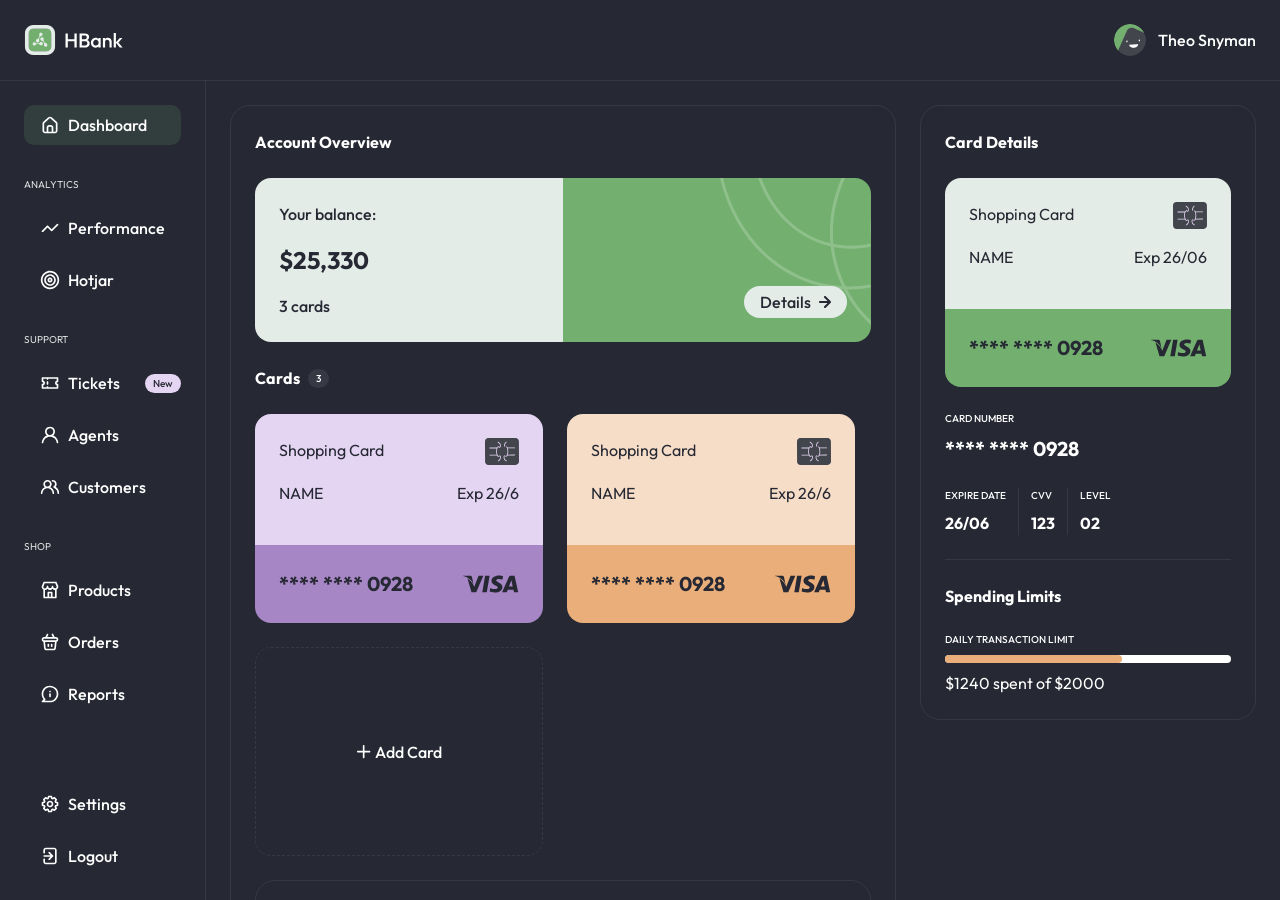
<file: index.html>
<!doctype html>
<html lang="en">
  <head>
    <meta charset="UTF-8" />
    <meta name="viewport" content="width=device-width, initial-scale=1.0" />
    <title>HBank</title>
    <link rel="stylesheet" href="./styles.css" />
  </head>
  <body>
    <!-- top bar -->
    <header class="container">
      <img src="./assets/icons/hbank-logo.svg" alt="HBank logo" />

      <!-- user profile component -->
      <div class="user-profile">
        <img
          src="./assets/images/user-avatar.png"
          srcset="./assets/images/user-avatar@2x.png 2x"
          alt="User avatar"
          class="user-profile__image"
        />
        <h1 class="size-16 medium">Theo Snyman</h1>
      </div>
    </header>

    <div class="app-layout">
      <!-- side nav -->
      <nav class="container" aria-label="Primary">
        <div class="nav-scroll">
          <section class="nav-section" aria-label="Dashboard">
            <ul class="nav-group">
              <li>
                <!-- nav link component -->
                <a
                  href="#"
                  class="nav-link nav-link--active"
                  aria-label="Dashboard"
                >
                  <img
                    src="./assets/icons/house.svg"
                    alt=""
                    class="nav-link__icon"
                  />
                  <span class="nav-link__label medium">Dashboard</span>
                </a>
              </li>
            </ul>
          </section>

          <section class="nav-section" aria-labelledby="nav-group-analytics">
            <p class="nav-group__label" id="nav-group-analytics">Analytics</p>
            <ul class="nav-group">
              <li>
                <!-- nav link component -->
                <a href="#" class="nav-link" aria-label="Performance">
                  <img
                    src="./assets/icons/trend-line.svg"
                    alt=""
                    class="nav-link__icon"
                  />
                  <span class="nav-link__label medium">Performance</span>
                </a>
              </li>
              <li>
                <!-- nav link component -->
                <a href="#" class="nav-link" aria-label="Hotjar">
                  <img
                    src="./assets/icons/target.svg"
                    alt=""
                    class="nav-link__icon"
                  />
                  <span class="nav-link__label medium">Hotjar</span>
                </a>
              </li>
            </ul>
          </section>

          <section class="nav-section" aria-labelledby="nav-group-support">
            <p class="nav-group__label" id="nav-group-support">Support</p>
            <ul class="nav-group">
              <li class="new-link">
                <!-- nav link component -->
                <a href="#" class="nav-link" aria-label="Tickets">
                  <img
                    src="./assets/icons/ticket.svg"
                    alt=""
                    class="nav-link__icon"
                  />
                  <span class="nav-link__label medium">Tickets</span>
                </a>

                <span class="badge badge--purple" id="new-badge">New</span>
              </li>
              <li>
                <!-- nav link component -->
                <a href="#" class="nav-link" aria-label="Agents">
                  <img
                    src="./assets/icons/user.svg"
                    alt=""
                    class="nav-link__icon"
                  />
                  <span class="nav-link__label medium">Agents</span>
                </a>
              </li>
              <li>
                <!-- nav link component -->
                <a href="#" class="nav-link" aria-label="Customers">
                  <img
                    src="./assets/icons/users.svg"
                    alt=""
                    class="nav-link__icon"
                  />
                  <span class="nav-link__label medium">Customers</span>
                </a>
              </li>
            </ul>
          </section>

          <section class="nav-section" aria-labelledby="nav-group-shop">
            <p class="nav-group__label" id="nav-group-shop">Shop</p>
            <ul class="nav-group">
              <li>
                <!-- nav link component -->
                <a href="#" class="nav-link" aria-label="Products">
                  <img
                    src="./assets/icons/shop.svg"
                    alt=""
                    class="nav-link__icon"
                  />
                  <span class="nav-link__label medium">Products</span>
                </a>
              </li>
              <li>
                <!-- nav link component -->
                <a href="#" class="nav-link" aria-label="Orders">
                  <img
                    src="./assets/icons/basket.svg"
                    alt=""
                    class="nav-link__icon"
                  />
                  <span class="nav-link__label medium">Orders</span>
                </a>
              </li>
              <li>
                <!-- nav link component -->
                <a href="#" class="nav-link" aria-label="Reports">
                  <img
                    src="./assets/icons/info-chat-bubble.svg"
                    alt=""
                    class="nav-link__icon"
                  />
                  <span class="nav-link__label medium">Reports</span>
                </a>
              </li>
            </ul>
          </section>
        </div>

        <section class="nav-section nav-section--footer" aria-label="Settings">
          <ul class="nav-group">
            <li>
              <!-- nav link component -->
              <a href="#" class="nav-link" aria-label="Settings">
                <img
                  src="./assets/icons/settings.svg"
                  alt=""
                  class="nav-link__icon"
                />
                <span class="nav-link__label medium">Settings</span>
              </a>
            </li>
            <li>
              <!-- nav link component -->
              <a href="#" class="nav-link" aria-label="Logout">
                <img
                  src="./assets/icons/leave.svg"
                  alt=""
                  class="nav-link__icon"
                />
                <span class="nav-link__label medium">Logout</span>
              </a>
            </li>
          </ul>
        </section>
      </nav>

      <main class="container" aria-label="Dashboard content">
        <section class="container container--card" id="card-details">
          <h2 class="size-16 bold">Card Details</h2>

          <div class="card-details-row">
            <!-- bank card component -->
            <div class="bank-card">
              <div class="bank-card__top bank-card__top--green">
                <div>
                  <p>Shopping Card</p>
                  <img src="./assets/icons/card.svg" alt="" />
                </div>
                <div>
                  <p>NAME</p>
                  <p>Exp 26/06</p>
                </div>
              </div>
              <div class="bank-card__bottom bank-card__bottom--green">
                <p class="size-20 bold">**** **** 0928</p>
                <img src="./assets/icons/visa-logo.svg" alt="" />
              </div>
            </div>

            <div class="card-meta">
              <div>
                <h3 class="size-10 medium uppercase mb-8">Card Number</h3>
                <p class="size-20 bold">**** **** 0928</p>
              </div>

              <div class="col-3">
                <div>
                  <h3 class="size-10 medium uppercase mb-8">Expire Date</h3>
                  <p class="size-16 bold">26/06</p>
                </div>
                <div>
                  <h3 class="size-10 medium uppercase mb-8">CVV</h3>
                  <p class="size-16 bold">123</p>
                </div>
                <div>
                  <h3 class="size-10 medium uppercase mb-8">Level</h3>
                  <p class="size-16 bold">02</p>
                </div>
              </div>
            </div>
          </div>

          <hr />

          <h2 class="size-16 bold">Spending Limits</h2>
          <div>
            <h3 class="size-10 medium uppercase mb-8">
              Daily Transaction Limit
            </h3>

            <div class="progress-bar mb-8">
              <div class="progress-bar__progress"></div>
            </div>

            <p>$1240 spent of $2000</p>
          </div>
        </section>

        <section class="container container--card" id="account-overview">
          <h2 class="size-16 bold">Account Overview</h2>

          <!-- balance component -->
          <div class="balance">
            <div class="balance__left">
              <p>Your balance:</p>
              <p class="balance__value">$25,330</p>
              <p>3 cards</p>
            </div>
            <div class="balance__right">
              <!-- button component -->
              <button class="btn--green btn--icon">Details</button>
            </div>
          </div>

          <div class="badged-title">
            <h2 class="size-16 bold">Cards</h2>
            <span class="badge">3</span>
          </div>

          <div class="cards">
            <!-- bank card component -->
            <div class="bank-card">
              <div class="bank-card__top bank-card__top--purple">
                <div>
                  <p>Shopping Card</p>
                  <img src="./assets/icons/card.svg" alt="" />
                </div>
                <div>
                  <p>NAME</p>
                  <p>Exp 26/6</p>
                </div>
              </div>
              <div class="bank-card__bottom bank-card__bottom--purple">
                <p class="size-20 bold">**** **** 0928</p>
                <img src="./assets/icons/visa-logo.svg" alt="" />
              </div>
            </div>

            <!-- bank card component  -->
            <div class="bank-card">
              <div class="bank-card__top bank-card__top--orange">
                <div>
                  <p>Shopping Card</p>
                  <img src="./assets/icons/card.svg" alt="" />
                </div>
                <div>
                  <p>NAME</p>
                  <p>Exp 26/6</p>
                </div>
              </div>
              <div class="bank-card__bottom bank-card__bottom--orange">
                <p class="size-20 bold">**** **** 0928</p>
                <img src="./assets/icons/visa-logo.svg" alt="" />
              </div>
            </div>

            <!-- add card button -->
            <button class="add-card" type="button">
              <span class="add-card__content">
                <img src="./assets/icons/plus.svg" alt="" aria-hidden="true" />
                <span class="medium">Add Card</span>
              </span>
            </button>
          </div>

          <div class="container container--card stats">
            <!-- stat component -->
            <div class="stat">
              <div class="stat__icon-wrapper stat__icon-wrapper--green">
                <img src="./assets/icons/trend-line-dark.svg" alt="" />
              </div>
              <div>
                <p class="stat__label">Earnings</p>
                <p class="stat__value">$12,341</p>
              </div>
            </div>

            <!-- stat component -->
            <div class="stat">
              <div class="stat__icon-wrapper stat__icon-wrapper--purple">
                <img src="./assets/icons/coin.svg" alt="" />
              </div>
              <div>
                <p class="stat__label">Spendings</p>
                <p class="stat__value">$4,009</p>
              </div>
            </div>

            <!-- stat component -->
            <div class="stat">
              <div class="stat__icon-wrapper stat__icon-wrapper--orange">
                <img src="./assets/icons/scope.svg" alt="" />
              </div>
              <div>
                <p class="stat__label">Goals</p>
                <p class="stat__value">$8,098</p>
              </div>
            </div>
          </div>
        </section>
      </main>
    </div>
  </body>
</html>
</file>
<file: styles.css>
/*==============================
LOCAL FONT HOSTING
==============================*/
@font-face {
  font-display: swap;
  font-family: "Outfit";
  font-style: normal;
  font-weight: 400;
  src: url("./assets/fonts/outfit-v15-latin-regular.woff2") format("woff2");
}
@font-face {
  font-display: swap;
  font-family: "Outfit";
  font-style: normal;
  font-weight: 500;
  src: url("./assets/fonts/outfit-v15-latin-500.woff2") format("woff2");
}
@font-face {
  font-display: swap;
  font-family: "Outfit";
  font-style: normal;
  font-weight: 700;
  src: url("./assets/fonts/outfit-v15-latin-700.woff2") format("woff2");
}
@font-face {
  font-display: swap;
  font-family: "Outfit";
  font-style: normal;
  font-weight: 800;
  src: url("./assets/fonts/outfit-v15-latin-800.woff2") format("woff2");
}

/*==============================
JOSH'S CUSTOM CSS RESET
https://www.joshwcomeau.com/css/custom-css-reset/
==============================*/
*,
*::before,
*::after {
  box-sizing: border-box;
}
*:not(dialog) {
  margin: 0;
}
@media (prefers-reduced-motion: no-preference) {
  html {
    interpolate-size: allow-keywords;
  }
}
body {
  line-height: 1.5;
  -webkit-font-smoothing: antialiased;
}
img,
picture,
video,
canvas,
svg {
  display: block;
  max-width: 100%;
}
input,
button,
textarea,
select {
  font: inherit;
}
p,
h1,
h2,
h3,
h4,
h5,
h6 {
  overflow-wrap: break-word;
}
p {
  text-wrap: pretty;
}
h1,
h2,
h3,
h4,
h5,
h6 {
  text-wrap: balance;
}

/*==============================
VARIABLES
==============================*/
:root {
  /* colors */
  --color-neutral-900: #262833;
  --color-neutral-800: #363843;
  --color-neutral-700: #4e505c;
  --color-white: #ffffff;
  --color-off-white: #e0e0e0;
  --color-green-100: #e3ece6;
  --color-green-500: #73b06f;
  --color-orange-100: #f5ddc8;
  --color-orange-500: #e9ae79;
  --color-purple-100: #e4d6f3;
  --color-purple-500: #a686c4;
  /* font sizes */
  --text-10: 0.625rem;
  --text-16: 1rem;
  --text-20: 1.25rem;
  --text-24: 1.5rem;
  /* font */
  --weight-400: 400;
  --weight-500: 500;
  --weight-700: 700;
  --weight-800: 800;
  --line-height: 1.5;
  --rest-line-height: 1;
  /* spacing */
  --space-2: 0.125rem;
  --space-4: 0.25rem;
  --space-8: 0.5rem;
  --space-12: 0.75rem;
  --space-16: 1rem;
  --space-20: 1.25rem;
  --space-24: 1.5rem;
  --space-36: 2rem;
  --space-40: 2.5rem;
  /* radius */
  --radius-s: 10px;
  --radius-m: 16px;
  --radius-l: 20px;
  --radius-f: 9999px;
  /* borders */
  --layout-border: 1px solid var(--color-neutral-800);
  --active-border: 2px solid var(--color-green-500);
  --dashed-border: 1px dashed var(--color-neutral-800);
  /* random */
  --font-stack: "Outfit", sans-serif;
  --avatar-size: 32px;
  --mobile-touch-target: 44px;
  --duration-fast: 180ms;
  --press-scale: scale(0.95);
  --button-icon-width: 12px;
  --bank-card-max-width: 288px;
  --bank-card-min-height: 209px;
  --progress-bar-height: 8px;
  /* layout */
  --grid-rows: auto minmax(0, 1fr);
  --grid-cols: auto minmax(0, 1fr);
  --no-overflow: hidden;
  --auto-overflow: auto;
  --width-f: 100%;
  --height-f: 100%;
  --min-height-f: 100dvh;
}

/*==============================
GLOBAL STYLES
==============================*/
html {
  height: var(--height-f);
  font-family: var(--font-stack);
  background: var(--color-neutral-900);
  color: var(--color-white);
}
body {
  height: var(--min-height-f);
  min-height: var(--min-height-f);
  display: grid;
  grid-template-rows: var(--grid-rows);
  overflow: var(--no-overflow);
  line-height: var(--line-height);
  -webkit-font-smoothing: antialiased; /* i dont think this does shit but AI put it here */
}
a {
  text-decoration: none;
  color: inherit;
}
*:focus-visible {
  outline: none;
  box-shadow: inset 0 0 0 2px var(--color-green-500);
}
button {
  border: none;
  border-radius: var(--radius-f);
  padding: var(--space-4) var(--space-16);
  color: var(--color-neutral-900);
  font-weight: var(--weight-500);
}
button:hover {
  cursor: pointer;
}
ul {
  padding: 0;
  margin: 0;
}
li {
  list-style: none;
}
hr {
  border: none;
  height: 1px;
  background: var(--color-neutral-800);
}

/* UTILITY CLASSES */
.regular {
  font-weight: var(--weight-400);
}
.medium {
  font-weight: var(--weight-500);
}
.bold {
  font-weight: var(--weight-700);
}
.extra-bold {
  font-weight: var(--weight-800);
}
.size-10 {
  font-size: var(--text-10);
}
.size-16 {
  font-size: var(--text-16);
}
.size-20 {
  font-size: var(--text-20);
}
.size-24 {
  font-size: var(--text-24);
}
.uppercase {
  text-transform: uppercase;
}
.mb-8 {
  margin-bottom: var(--space-8);
}
.col-3 {
  display: flex;
  align-items: center;
  justify-content: start;
}
.col-3 > div {
  padding: 0 var(--space-12);
  border-right: var(--layout-border);
}
.col-3 > div:first-child {
  padding-left: 0;
}
.col-3 > div:last-child {
  padding-right: 0;
  border-right: none;
}
.badged-title {
  display: flex;
  gap: var(--space-8);
  align-items: center;
}
.container {
  padding: var(--space-12);
}
.container--card {
  border: var(--layout-border);
  border-radius: var(--radius-l);
}
@media (min-width: 768px) {
  .container {
    padding: var(--space-16);
  }
}
@media (min-width: 1024px) {
  .container {
    padding: var(--space-24);
  }
}

/*==============================
LAYOUT
==============================*/
.app-layout {
  min-height: 0;
  min-width: 0;
  display: grid;
  grid-template-columns: var(--grid-cols);
  overflow: var(--no-overflow);
}
header {
  display: flex;
  align-items: center;
  justify-content: space-between;
}
main {
  display: flex;
  flex-direction: column;
  gap: var(--space-12);
}
.cards,
.stats {
  display: flex;
  flex-wrap: wrap;
  gap: var(--space-12);
}
.stats {
  justify-content: space-between;
}
@media (min-width: 768px) {
  main,
  .cards,
  .stats {
    gap: var(--space-16);
  }
}
@media (min-width: 820px) {
  main {
    flex-direction: row-reverse;
    align-items: flex-start;
  }
  #card-details {
    flex: 0 1 calc(var(--bank-card-max-width) + (var(--space-24) * 2));
    max-width: calc(var(--bank-card-max-width) + (var(--space-24) * 2));
  }
  #account-overview {
    flex: 1 1 0;
    min-width: 0;
  }
}
@media (min-width: 1024px) {
  main,
  .cards,
  .stats {
    gap: var(--space-24);
  }
}

/* LAYOUT STYLING? */
header {
  border-bottom: var(--layout-border);
}
nav {
  border-right: var(--layout-border);
  min-height: 0;
  overflow: var(--no-overflow);
  display: inline-flex;
  flex-direction: column;
}
main {
  min-width: 0;
  min-height: 0;
  overflow-y: var(--auto-overflow);
  scrollbar-color: var(--color-neutral-800) transparent;
}
#card-details,
#account-overview {
  display: flex;
  flex-direction: column;
  gap: var(--space-24);
}

.card-details-row {
  display: flex;
  flex-wrap: wrap;
  gap: var(--space-24);
}
.card-meta {
  display: flex;
  flex-direction: column;
  gap: var(--space-24);
}
@media (min-width: 611px) {
  .card-meta {
    margin: 0 auto;
  }
}
@media (min-width: 820px) {
  .card-meta {
    margin: unset;
  }
}

/*==============================
USER PROFILE COMPONENT
==============================*/
.user-profile {
  display: flex;
  align-items: center;
  gap: var(--space-12);
}
.user-profile__image {
  border-radius: var(--radius-f);
  width: var(--avatar-size);
  height: var(--avatar-size);
}

/*==============================
NAV GROUP COMPONENT
==============================*/
.nav-scroll {
  min-height: 0;
  overflow-y: auto;
  display: flex;
  flex-direction: column;
  gap: var(--space-36);
  scrollbar-color: transparent transparent;
}
.nav-section--footer {
  margin-top: auto;
  margin-bottom: 0;
  flex-shrink: 0;
  padding-top: var(--space-12);
}
@media (min-width: 768px) {
  .nav-section--footer {
    padding-top: var(--space-16);
  }
}
@media (min-width: 1024px) {
  .nav-section--footer {
    padding-top: var(--space-24);
  }
}
.nav-group {
  display: flex;
  flex-direction: column;
  gap: var(--space-12);
}
.nav-group__label {
  display: none;
  color: var(--color-off-white);
  font-size: var(--text-10);
  text-transform: uppercase;
  margin-bottom: var(--space-16);
}
.nav-section:last-of-type {
  margin-bottom: 0;
}
@media (min-width: 1024px) {
  .nav-group__label {
    display: block;
  }
}

/*==============================
NAV LINK COMPONENT
==============================*/
.nav-link {
  position: relative;
  display: flex;
  align-items: center;
  justify-content: center;
  width: var(--mobile-touch-target);
  min-height: var(--mobile-touch-target);
  border-radius: var(--radius-s);
  transition:
    background-color var(--duration-fast) ease,
    transform var(--duration-fast) ease,
    opacity var(--duration-fast) ease;
}
.nav-link__icon {
  transition:
    transform var(--duration-fast) ease,
    opacity var(--duration-fast) ease;
}
.nav-link__label {
  display: none;
}
.nav-link--active {
  background: color-mix(in srgb, var(--color-green-500) 16%, transparent);
}
.nav-link:active {
  transform: var(--press-scale);
}
@media (min-width: 1024px) {
  .nav-link {
    justify-content: flex-start;
    gap: var(--space-8);
    width: unset;
    min-height: unset;
    padding: var(--space-8) var(--space-16);
  }
  .nav-link__label {
    display: inline;
  }
}
/* on real hover devices below adds a softer tint than active so the hover feels responsive but secondary */
@media (hover: hover) and (pointer: fine) {
  .nav-link:hover {
    background: color-mix(in srgb, var(--color-green-500) 12%, transparent);
  }
}

/*==============================
NEW LINK COMPONENT
==============================*/
.new-link {
  display: flex;
  align-items: center;
  justify-content: space-between;
}

/*==============================
BUTTON COMPONENT
==============================*/
.btn--green {
  background: var(--color-green-100);
}
.btn--icon {
  display: inline-flex;
  align-items: center;
  gap: var(--space-8);
}
.btn--icon::after {
  content: "";
  width: var(--button-icon-width);
  height: var(--button-icon-width);
  flex-shrink: 0;
  background: url("./assets/icons/arrow-right.svg") center / contain no-repeat;
  transition: transform var(--duration-fast) ease;
}
.btn--icon:active::after {
  transform: translateX(var(--space-2));
}
@media (hover: hover) and (pointer: fine) {
  .btn--icon:hover::after {
    transform: translateX(var(--space-2));
  }
}

/*==============================
BADGE COMPONENT
==============================*/
.badge {
  padding: var(--space-2) var(--space-8);
  background: var(--color-neutral-800);
  border-radius: var(--radius-f);
  font-size: var(--text-10);
  font-weight: var(--weight-500);
}
.badge--purple {
  background: var(--color-purple-100);
  color: var(--color-neutral-900);
}
#new-badge {
  display: none;
}
@media (min-width: 1024px) {
  #new-badge {
    display: block;
  }
}

/*==============================
STAT COMPONENT
==============================*/
.stat {
  display: inline-flex;
  gap: var(--space-16);
}
.stat__icon-wrapper {
  background: var(--color-neutral-700);
  display: flex;
  align-items: center;
  justify-content: center;
  padding: var(--space-12);
  border-radius: var(--radius-s);
}
.stat__icon-wrapper--purple {
  background: var(--color-purple-500);
}
.stat__icon-wrapper--green {
  background: var(--color-green-500);
}
.stat__icon-wrapper--orange {
  background: var(--color-orange-500);
}
.stat__label {
  color: var(--color-off-white);
}
.stat__value {
  font-size: var(--text-24);
  font-weight: var(--weight-700);
  line-height: var(--rest-line-height);
}

/*==============================
BANK CARD COMPONENT
==============================*/
.bank-card,
.add-card {
  max-width: var(--bank-card-max-width);
  width: var(--width-f);
  min-height: var(--bank-card-min-height);
}
.bank-card {
  color: var(--color-neutral-900);
}
.bank-card__top,
.bank-card__bottom {
  display: flex;
}
.bank-card__top {
  background: var(--color-neutral-700);
  padding: var(--space-24) var(--space-24) var(--space-40) var(--space-24);
  flex-direction: column;
  gap: var(--space-16);
  border-top-left-radius: var(--radius-m);
  border-top-right-radius: var(--radius-m);
}
.bank-card__top > div {
  display: flex;
  justify-content: space-between;
}
.bank-card__top--green {
  background: var(--color-green-100);
}
.bank-card__top--purple {
  background: var(--color-purple-100);
}
.bank-card__top--orange {
  background: var(--color-orange-100);
}
.bank-card__bottom {
  background: var(--color-neutral-800);
  justify-content: space-between;
  padding: var(--space-24);
  border-bottom-left-radius: var(--radius-m);
  border-bottom-right-radius: var(--radius-m);
}
.bank-card__bottom--green {
  background: var(--color-green-500);
}
.bank-card__bottom--purple {
  background: var(--color-purple-500);
}
.bank-card__bottom--orange {
  background: var(--color-orange-500);
}
.add-card {
  border: var(--dashed-border);
  border-radius: var(--radius-m);
  background: transparent;
  color: var(--color-white);
  display: flex;
  align-items: center;
  justify-content: center;
  padding: var(--space-24);
  transition:
    border-color var(--duration-fast) ease,
    color var(--duration-fast) ease,
    transform var(--duration-fast) ease;
}
.add-card__content {
  display: inline-flex;
  align-items: center;
  justify-content: center;
  gap: var(--space-4);
}
.add-card:hover {
  border-color: var(--color-white);
}
.add-card:active {
  transform: var(--press-scale);
}

/*==============================
BALANCE COMPONENT
==============================*/
.balance {
  display: flex;
  flex-direction: column;
  color: var(--color-neutral-900);
  font-weight: var(--weight-500);
}
.balance__left,
.balance__right {
  padding: var(--space-24);
  display: flex;
  flex: 1;
}
.balance__left {
  background: var(--color-green-100);
  flex-direction: column;
  gap: var(--space-16);
  border-top-left-radius: var(--radius-m);
  border-top-right-radius: var(--radius-m);
}
.balance__value {
  font-size: var(--text-24);
  font-weight: var(--weight-700);
}
.balance__right {
  background: var(--color-green-500);
  align-items: flex-end;
  justify-content: flex-end;
  border-bottom-left-radius: var(--radius-m);
  border-bottom-right-radius: var(--radius-m);
  background-image: url(./assets/icons/background-decor.svg);
  background-repeat: no-repeat;
  background-position: right top;
}
@media (min-width: 425px) {
  .balance {
    flex-direction: row;
  }
  .balance__left {
    border-radius: var(--radius-m) 0 0 var(--radius-m);
  }
  .balance__right {
    border-radius: 0 var(--radius-m) var(--radius-m) 0;
  }
}

/*==============================
PROGRESS BAR COMPONENT
==============================*/
.progress-bar,
.progress-bar__progress {
  height: var(--progress-bar-height);
  border-radius: var(--radius-f);
}
.progress-bar {
  width: var(--width-f);
  background: var(--color-white);
}
.progress-bar__progress {
  background: var(--color-orange-500);
  width: 62%; /* just a random number that popped into my head */
}
</file>
